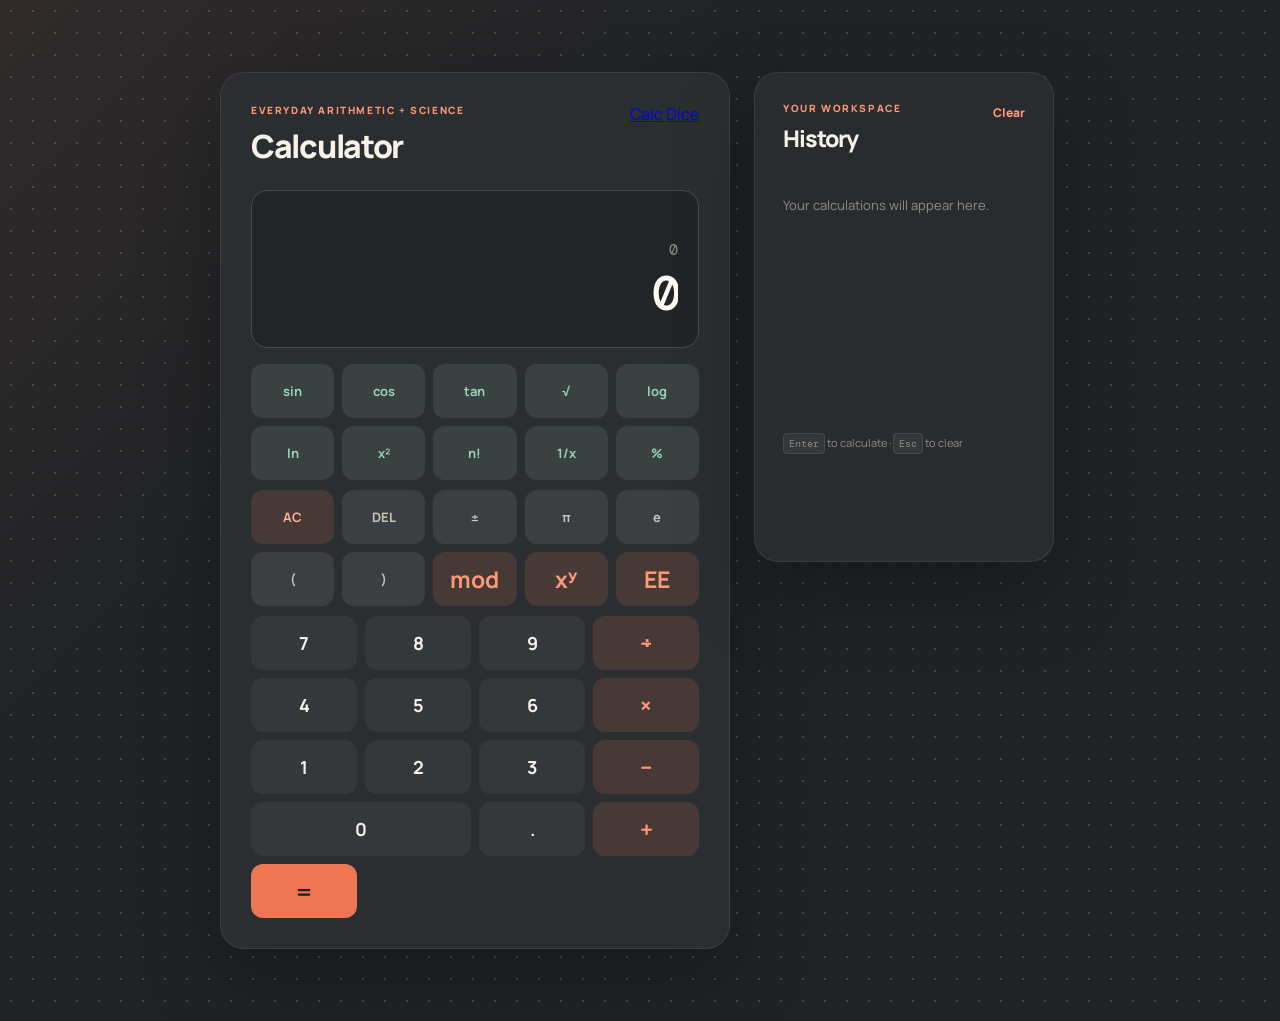
<file: wwwroot/index.html>
<!doctype html>
<html lang="en">
<head>
  <meta charset="utf-8">
  <meta name="viewport" content="width=device-width, initial-scale=1">
  <meta name="theme-color" content="#f4efe6">
  <title>Calculator</title>
  <link rel="stylesheet" href="styles.css">
</head>
<body>
  <main class="app-shell">
    <section class="calculator" aria-label="Calculator">
      <header class="calculator-header">
        <div>
          <p class="eyebrow">Everyday arithmetic + science</p>
          <h1>Calculator</h1>
        </div>
        <nav class="site-nav" aria-label="Tools">
          <a class="nav-link active" href="index.html">Calc</a>
          <a class="nav-link" href="dice.html">Dice</a>
        </nav>
      </header>

      <div class="display" aria-live="polite">
        <div class="expression" id="expression">0</div>
        <div class="result" id="result">0</div>
      </div>

      <div class="keypad" id="keypad">
        <div class="scientific-keys" aria-label="Scientific operations">
          <button class="key key-science" data-function="sin">sin</button>
          <button class="key key-science" data-function="cos">cos</button>
          <button class="key key-science" data-function="tan">tan</button>
          <button class="key key-science" data-function="sqrt">√</button>
          <button class="key key-science" data-function="log">log</button>
          <button class="key key-science" data-function="ln">ln</button>
          <button class="key key-science" data-function="square">x²</button>
          <button class="key key-science" data-function="factorial">n!</button>
          <button class="key key-science" data-function="reciprocal">1/x</button>
          <button class="key key-science" data-function="percent">%</button>
        </div>

        <div class="utility-keys" aria-label="Calculator controls">
          <button class="key key-clear" data-action="clear">AC</button>
          <button class="key key-muted" data-action="delete" aria-label="Delete last character">DEL</button>
          <button class="key key-muted" data-function="sign">±</button>
          <button class="key key-muted" data-function="constant-pi">π</button>
          <button class="key key-muted" data-function="constant-e">e</button>
          <button class="key key-muted" data-value="(">(</button>
          <button class="key key-muted" data-value=")">)</button>
          <button class="key key-operator" data-value="%">mod</button>
          <button class="key key-operator" data-value="^">xʸ</button>
          <button class="key key-operator" data-value="e">EE</button>
        </div>

        <div class="number-keys" aria-label="Number pad">
          <button class="key" data-value="7">7</button>
          <button class="key" data-value="8">8</button>
          <button class="key" data-value="9">9</button>
          <button class="key key-operator" data-value="/">÷</button>
          <button class="key" data-value="4">4</button>
          <button class="key" data-value="5">5</button>
          <button class="key" data-value="6">6</button>
          <button class="key key-operator" data-value="*">×</button>
          <button class="key" data-value="1">1</button>
          <button class="key" data-value="2">2</button>
          <button class="key" data-value="3">3</button>
          <button class="key key-operator" data-value="-">−</button>
          <button class="key key-wide" data-value="0">0</button>
          <button class="key" data-value=".">.</button>
          <button class="key key-operator" data-value="+">+</button>
          <button class="key key-equals" data-action="equals">=</button>
        </div>
      </div>
    </section>

    <aside class="history-panel">
      <div class="history-heading">
        <div>
          <p class="eyebrow">Your workspace</p>
          <h2>History</h2>
        </div>
        <button class="clear-history" id="clear-history" type="button">Clear</button>
      </div>
      <div class="history-list" id="history-list">
        <p class="empty-history">Your calculations will appear here.</p>
      </div>
      <p class="keyboard-hint"><kbd>Enter</kbd> to calculate <span>·</span> <kbd>Esc</kbd> to clear</p>
    </aside>
  </main>
  <script src="app.js"></script>
</body>
</html>
</file>
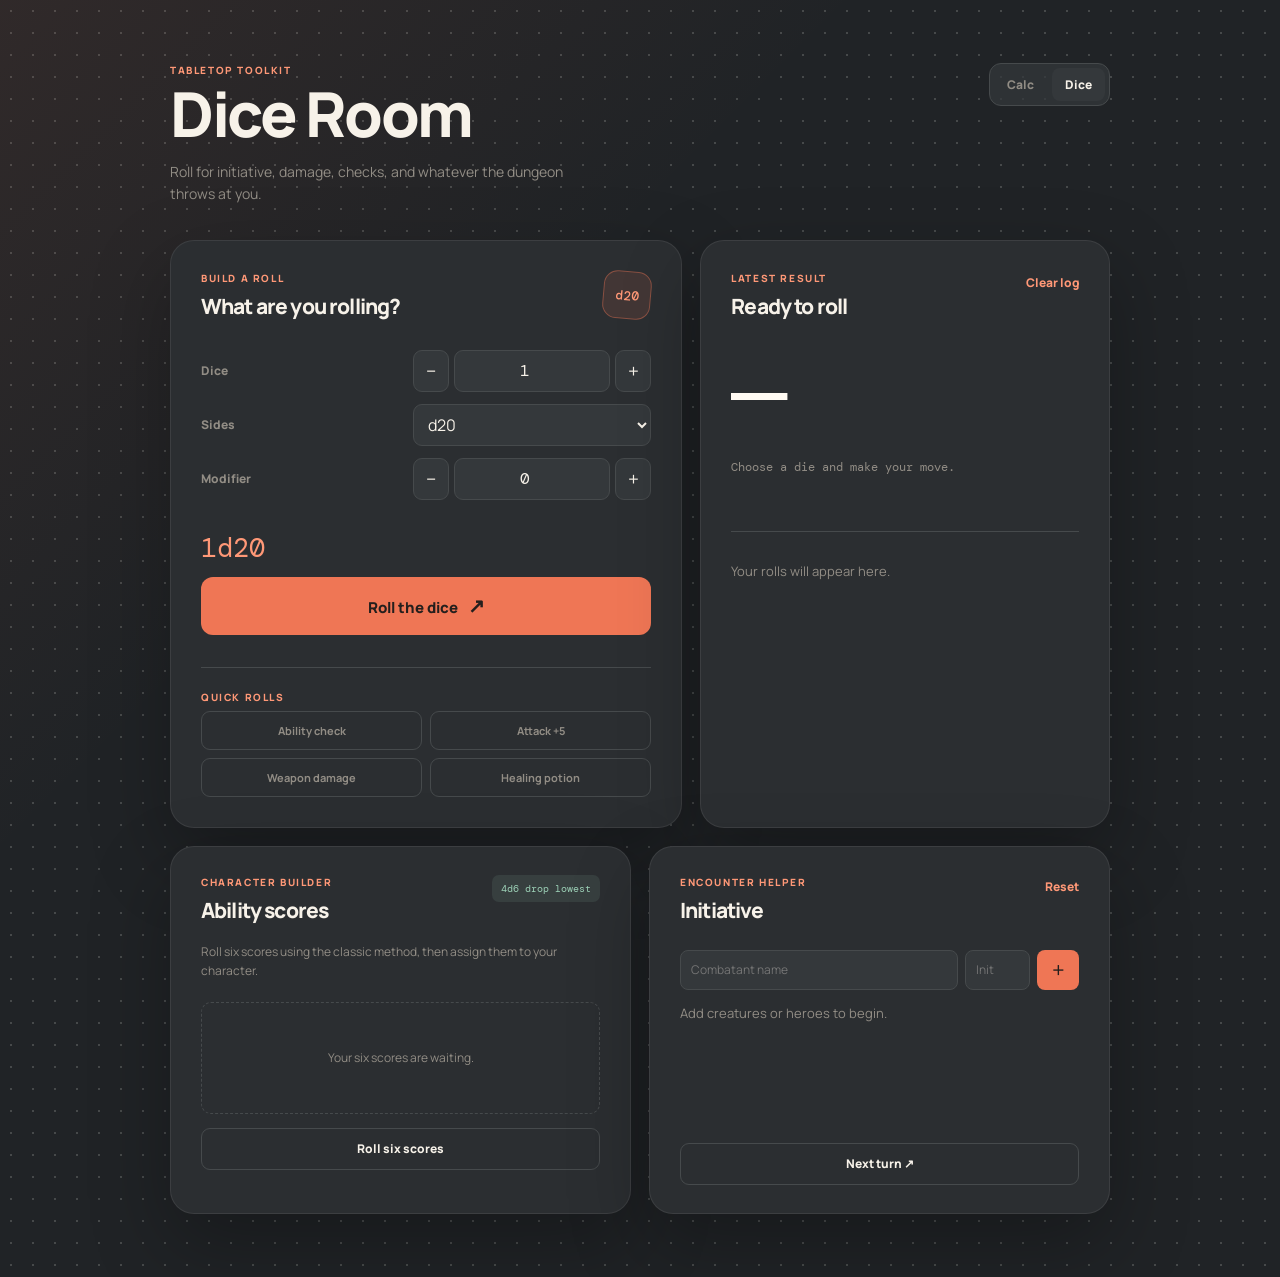
<file: wwwroot/dice.html>
<!doctype html>
<html lang="en">
<head>
  <meta charset="utf-8">
  <meta name="viewport" content="width=device-width, initial-scale=1">
  <meta name="theme-color" content="#202326">
  <title>Dice Room | Calculator</title>
  <link rel="stylesheet" href="styles.css">
  <link rel="stylesheet" href="dice.css">
</head>
<body>
  <main class="dice-shell">
    <header class="dice-header">
      <div>
        <p class="eyebrow">Tabletop toolkit</p>
        <h1>Dice Room</h1>
        <p class="lead">Roll for initiative, damage, checks, and whatever the dungeon throws at you.</p>
      </div>
      <nav class="site-nav" aria-label="Tools">
        <a class="nav-link" href="index.html">Calc</a>
        <a class="nav-link active" href="dice.html">Dice</a>
      </nav>
    </header>

    <section class="dice-layout">
      <section class="roller-panel" aria-label="Dice roller">
        <div class="panel-heading">
          <div>
            <p class="eyebrow">Build a roll</p>
            <h2>What are you rolling?</h2>
          </div>
          <span class="dice-mark">d20</span>
        </div>

        <div class="roll-builder">
          <label class="field-label" for="dice-count">Dice</label>
          <div class="stepper">
            <button class="step-button" type="button" data-step="count" data-change="-1" aria-label="Decrease dice count">−</button>
            <input id="dice-count" type="number" min="1" max="99" value="1">
            <button class="step-button" type="button" data-step="count" data-change="1" aria-label="Increase dice count">+</button>
          </div>

          <label class="field-label" for="dice-sides">Sides</label>
          <select id="dice-sides">
            <option value="4">d4</option>
            <option value="6">d6</option>
            <option value="8">d8</option>
            <option value="10">d10</option>
            <option value="12">d12</option>
            <option value="20" selected>d20</option>
            <option value="100">d100</option>
          </select>

          <label class="field-label" for="roll-modifier">Modifier</label>
          <div class="stepper">
            <button class="step-button" type="button" data-step="modifier" data-change="-1" aria-label="Decrease modifier">−</button>
            <input id="roll-modifier" type="number" min="-99" max="99" value="0">
            <button class="step-button" type="button" data-step="modifier" data-change="1" aria-label="Increase modifier">+</button>
          </div>
        </div>

        <div class="formula" id="formula">1d20</div>
        <button class="roll-button" id="roll-button" type="button">Roll the dice <span>↗</span></button>

        <div class="quick-rolls">
          <p class="eyebrow">Quick rolls</p>
          <div class="quick-grid">
            <button type="button" data-quick="1d20">Ability check</button>
            <button type="button" data-quick="1d20+5">Attack +5</button>
            <button type="button" data-quick="2d6+3">Weapon damage</button>
            <button type="button" data-quick="1d4+2">Healing potion</button>
          </div>
        </div>
      </section>

      <section class="result-panel" aria-live="polite">
        <div class="panel-heading">
          <div>
            <p class="eyebrow">Latest result</p>
            <h2 id="result-label">Ready to roll</h2>
          </div>
          <button class="clear-history" id="clear-rolls" type="button">Clear log</button>
        </div>
        <div class="total-result" id="total-result">—</div>
        <div class="roll-breakdown" id="roll-breakdown">Choose a die and make your move.</div>
        <div class="roll-history" id="roll-history">
          <p class="empty-history">Your rolls will appear here.</p>
        </div>
      </section>
    </section>

    <section class="tool-grid">
      <section class="tool-panel" aria-label="Ability score generator">
        <div class="panel-heading">
          <div>
            <p class="eyebrow">Character builder</p>
            <h2>Ability scores</h2>
          </div>
          <span class="tool-tag">4d6 drop lowest</span>
        </div>
        <p class="tool-copy">Roll six scores using the classic method, then assign them to your character.</p>
        <div class="ability-grid" id="ability-grid">
          <div class="ability-empty">Your six scores are waiting.</div>
        </div>
        <button class="secondary-button" id="roll-abilities" type="button">Roll six scores</button>
      </section>

      <section class="tool-panel" aria-label="Initiative tracker">
        <div class="panel-heading">
          <div>
            <p class="eyebrow">Encounter helper</p>
            <h2>Initiative</h2>
          </div>
          <button class="clear-history" id="clear-initiative" type="button">Reset</button>
        </div>
        <form class="initiative-form" id="initiative-form">
          <input id="combatant-name" type="text" maxlength="24" placeholder="Combatant name" required>
          <input id="initiative-score" type="number" min="-20" max="99" placeholder="Init" required>
          <button class="add-button" type="submit" aria-label="Add combatant">+</button>
        </form>
        <div class="initiative-list" id="initiative-list">
          <p class="empty-history">Add creatures or heroes to begin.</p>
        </div>
        <button class="secondary-button" id="next-turn" type="button">Next turn <span>↗</span></button>
      </section>
    </section>
  </main>
  <script src="dice.js"></script>
</body>
</html>
</file>
<file: wwwroot/styles.css>
@import url('https://fonts.googleapis.com/css2?family=DM+Mono:wght@400;500&family=Manrope:wght@500;600;700;800&display=swap');

:root {
  --ink: #f7f2e9;
  --muted: #928d85;
  --paper: #202326;
  --panel: #2b2e31;
  --surface: #34383b;
  --line: #464a4c;
  --accent: #ef7655;
  --accent-dark: #ff9877;
  --mint: #9dd1b7;
  --shadow: 0 30px 80px rgba(0, 0, 0, 0.28);
}

* { box-sizing: border-box; }

body {
  min-height: 100vh;
  margin: 0;
  color: var(--ink);
  background-color: var(--paper);
  background-image: linear-gradient(135deg, rgba(239, 118, 85, 0.08), transparent 34%), radial-gradient(#46494a 0.8px, transparent 0.8px);
  background-size: auto, 22px 22px;
  font-family: 'Manrope', sans-serif;
}

button { font: inherit; }

.app-shell {
  display: grid;
  grid-template-columns: minmax(360px, 510px) minmax(260px, 300px);
  gap: 24px;
  width: min(100% - 40px, 840px);
  margin: 0 auto;
  padding: 8vh 0;
}

.calculator, .history-panel {
  background: var(--panel);
  border: 1px solid rgba(255, 255, 255, 0.08);
  box-shadow: var(--shadow);
}

.calculator { padding: 30px; border-radius: 24px; }
.calculator-header, .history-heading { display: flex; align-items: flex-start; justify-content: space-between; }
.eyebrow { margin: 0 0 7px; color: var(--accent-dark); font-size: 10px; font-weight: 800; letter-spacing: 0.16em; text-transform: uppercase; }
h1, h2 { margin: 0; font-weight: 800; letter-spacing: -0.04em; }
h1 { font-size: 32px; }
h2 { font-size: 23px; }
.status-dot { width: 11px; height: 11px; margin-top: 7px; border-radius: 50%; background: var(--mint); box-shadow: 0 0 0 5px rgba(157, 209, 183, 0.12); }

.display { min-height: 158px; display: flex; flex-direction: column; justify-content: end; align-items: flex-end; margin: 22px 0 16px; padding: 22px 20px; border: 1px solid var(--line); border-radius: 16px; background: #222527; overflow: hidden; }
.expression { width: 100%; min-height: 22px; color: var(--muted); font-family: 'DM Mono', monospace; font-size: 15px; text-align: right; white-space: nowrap; overflow: hidden; text-overflow: ellipsis; }
.result { max-width: 100%; overflow: hidden; color: #fffaf2; font-family: 'DM Mono', monospace; font-size: clamp(34px, 8vw, 48px); font-weight: 500; letter-spacing: -0.07em; white-space: nowrap; text-overflow: ellipsis; }

.keypad { display: grid; gap: 10px; }
.scientific-keys, .utility-keys { display: grid; grid-template-columns: repeat(5, 1fr); gap: 8px; }
.number-keys { display: grid; grid-template-columns: repeat(4, 1fr); gap: 8px; }
.key { min-height: 54px; border: 1px solid transparent; border-radius: 12px; color: var(--ink); background: var(--surface); cursor: pointer; font-size: 18px; font-weight: 700; transition: transform 120ms ease, background 120ms ease, border-color 120ms ease; }
.key:hover { border-color: rgba(255, 255, 255, 0.13); background: #3d4245; }
.key:active { transform: scale(0.95); }
.key:focus-visible, .clear-history:focus-visible { outline: 3px solid rgba(218, 104, 75, 0.35); outline-offset: 2px; }
.key-muted { color: #cbc5ba; background: #3b3f42; font-size: 13px; }
.key-clear { color: #ffb19b; background: rgba(239, 118, 85, 0.14); font-size: 13px; }
.key-science { color: var(--mint); background: rgba(157, 209, 183, 0.12); font-size: 13px; }
.key-science:hover { background: rgba(157, 209, 183, 0.2); }
.key-operator { color: var(--accent-dark); background: rgba(239, 118, 85, 0.14); font-size: 23px; }
.key-operator:hover { background: rgba(239, 118, 85, 0.24); }
.key-equals { color: #241f1d; background: var(--accent); font-size: 24px; }
.key-equals:hover { background: var(--accent-dark); }
.key-wide { grid-column: span 2; }

.history-panel { align-self: start; min-height: 490px; padding: 28px; border-radius: 24px; background: rgba(43, 46, 49, 0.88); }
.clear-history { padding: 3px 0; border: 0; color: var(--accent-dark); background: none; cursor: pointer; font-size: 12px; font-weight: 800; }
.history-list { min-height: 280px; padding-top: 28px; }
.empty-history { color: var(--muted); font-size: 13px; line-height: 1.6; }
.history-item { width: 100%; padding: 13px 0; border: 0; border-bottom: 1px solid var(--line); color: var(--ink); background: transparent; cursor: pointer; text-align: left; }
.history-item:first-child { padding-top: 0; }
.history-expression { display: block; color: var(--muted); font-family: 'DM Mono', monospace; font-size: 12px; }
.history-result { display: block; margin-top: 5px; font-family: 'DM Mono', monospace; font-size: 17px; }
.keyboard-hint { margin: 0; color: var(--muted); font-size: 11px; line-height: 1.7; }
kbd { padding: 3px 5px; border: 1px solid var(--line); border-radius: 4px; background: var(--surface); font-family: 'DM Mono', monospace; font-size: 10px; }

@media (max-width: 720px) {
  .app-shell { grid-template-columns: 1fr; width: min(100% - 24px, 510px); padding: 24px 0 40px; }
  .calculator { padding: 20px; }
  .history-panel { min-height: auto; }
  .history-list { min-height: 0; }
}
</file>
<file: wwwroot/dice.css>
.dice-shell {
  width: min(100% - 40px, 940px);
  margin: 0 auto;
  padding: 7vh 0;
}

.dice-header { display: flex; align-items: flex-start; justify-content: space-between; margin-bottom: 34px; }
.dice-header h1 { font-size: clamp(38px, 7vw, 62px); line-height: 0.98; }
.lead { max-width: 430px; margin: 16px 0 0; color: var(--muted); font-size: 14px; line-height: 1.6; }
.site-nav { display: flex; gap: 5px; padding: 4px; border: 1px solid var(--line); border-radius: 12px; background: rgba(52, 56, 59, 0.72); }
.nav-link { padding: 8px 13px; border-radius: 8px; color: var(--muted); font-size: 12px; font-weight: 800; text-decoration: none; }
.nav-link:hover, .nav-link.active { color: var(--ink); background: var(--surface); }

.dice-layout { display: grid; grid-template-columns: minmax(340px, 1fr) minmax(300px, 0.8fr); gap: 18px; }
.roller-panel, .result-panel { padding: 30px; border: 1px solid rgba(255, 255, 255, 0.08); border-radius: 24px; background: var(--panel); box-shadow: var(--shadow); }
.panel-heading { display: flex; align-items: flex-start; justify-content: space-between; gap: 18px; }
.panel-heading h2 { font-size: 21px; }
.dice-mark { display: grid; width: 48px; height: 48px; place-items: center; border: 1px solid rgba(239, 118, 85, 0.4); border-radius: 14px; color: var(--accent-dark); background: rgba(239, 118, 85, 0.12); font-family: 'DM Mono', monospace; font-size: 13px; font-weight: 500; transform: rotate(5deg); }
.roll-builder { display: grid; grid-template-columns: 1fr 1.2fr; align-items: center; gap: 12px 14px; margin-top: 30px; }
.field-label { color: var(--muted); font-size: 12px; font-weight: 800; }
.stepper { display: grid; grid-template-columns: 36px 1fr 36px; gap: 5px; }
.step-button, .stepper input, select { min-height: 42px; border: 1px solid var(--line); border-radius: 9px; color: var(--ink); background: var(--surface); text-align: center; font: inherit; }
.step-button { cursor: pointer; font-size: 19px; }
.step-button:hover { background: #414649; }
.stepper input { width: 100%; font-family: 'DM Mono', monospace; }
select { width: 100%; padding: 0 10px; text-align: left; cursor: pointer; }
.formula { margin: 30px 0 12px; color: var(--accent-dark); font-family: 'DM Mono', monospace; font-size: 27px; }
.roll-button { width: 100%; min-height: 58px; border: 0; border-radius: 12px; color: #241f1d; background: var(--accent); cursor: pointer; font-size: 15px; font-weight: 800; }
.roll-button:hover { background: var(--accent-dark); }
.roll-button span { margin-left: 7px; font-size: 20px; }
.quick-rolls { margin-top: 32px; padding-top: 22px; border-top: 1px solid var(--line); }
.quick-grid { display: grid; grid-template-columns: 1fr 1fr; gap: 8px; }
.quick-grid button { min-height: 39px; border: 1px solid var(--line); border-radius: 9px; color: var(--muted); background: transparent; cursor: pointer; font-size: 11px; font-weight: 700; }
.quick-grid button:hover { color: var(--ink); background: var(--surface); }
.total-result { margin-top: 34px; color: #fffaf2; font-family: 'DM Mono', monospace; font-size: clamp(64px, 10vw, 94px); line-height: 0.95; letter-spacing: -0.09em; }
.roll-breakdown { min-height: 45px; margin-top: 15px; color: var(--muted); font-family: 'DM Mono', monospace; font-size: 12px; line-height: 1.6; }
.roll-history { margin-top: 28px; padding-top: 16px; border-top: 1px solid var(--line); }
.roll-entry { display: flex; align-items: baseline; justify-content: space-between; padding: 12px 0; border-bottom: 1px solid var(--line); }
.roll-entry-formula { color: var(--muted); font-family: 'DM Mono', monospace; font-size: 12px; }
.roll-entry-total { font-family: 'DM Mono', monospace; font-size: 17px; }
.critical { color: var(--mint); }
.fumble { color: var(--accent-dark); }
.tool-grid { display: grid; grid-template-columns: 1fr 1fr; gap: 18px; margin-top: 18px; }
.tool-panel { padding: 28px 30px; border: 1px solid rgba(255, 255, 255, 0.08); border-radius: 24px; background: var(--panel); box-shadow: var(--shadow); }
.tool-tag { padding: 7px 9px; border-radius: 7px; color: var(--mint); background: rgba(157, 209, 183, 0.1); font-family: 'DM Mono', monospace; font-size: 10px; white-space: nowrap; }
.tool-copy { min-height: 42px; margin: 18px 0; color: var(--muted); font-size: 12px; line-height: 1.6; }
.ability-grid { display: grid; grid-template-columns: repeat(3, 1fr); gap: 8px; min-height: 112px; }
.ability-card { position: relative; display: flex; min-height: 104px; flex-direction: column; justify-content: center; align-items: center; border: 1px solid var(--line); border-radius: 10px; background: var(--surface); }
.ability-card strong { font-family: 'DM Mono', monospace; font-size: 25px; }
.ability-index { position: absolute; top: 7px; left: 9px; color: var(--muted); font-size: 9px; }
.ability-mod { color: var(--accent-dark); font-family: 'DM Mono', monospace; font-size: 12px; }
.ability-card small { margin-top: 7px; color: var(--muted); font-family: 'DM Mono', monospace; font-size: 8px; }
.ability-empty { grid-column: 1 / -1; display: grid; min-height: 104px; place-items: center; border: 1px dashed var(--line); border-radius: 10px; color: var(--muted); font-size: 12px; }
.secondary-button { width: 100%; min-height: 42px; margin-top: 14px; border: 1px solid var(--line); border-radius: 9px; color: var(--ink); background: transparent; cursor: pointer; font-size: 12px; font-weight: 800; }
.secondary-button:hover { background: var(--surface); }
.initiative-form { display: grid; grid-template-columns: 1fr 65px 42px; gap: 7px; margin: 26px 0 10px; }
.initiative-form input { min-width: 0; min-height: 40px; padding: 0 10px; border: 1px solid var(--line); border-radius: 8px; color: var(--ink); background: var(--surface); font: inherit; font-size: 12px; }
.add-button { border: 0; border-radius: 8px; color: #241f1d; background: var(--accent); cursor: pointer; font-size: 22px; }
.initiative-list { min-height: 126px; }
.initiative-row { display: grid; grid-template-columns: 24px 1fr 28px 22px; gap: 8px; align-items: center; padding: 9px 0; border-bottom: 1px solid var(--line); font-size: 12px; }
.initiative-row.current-turn { color: var(--mint); }
.turn-number { color: var(--muted); font-family: 'DM Mono', monospace; font-size: 10px; }
.combatant-name { overflow: hidden; text-overflow: ellipsis; white-space: nowrap; }
.initiative-row strong { font-family: 'DM Mono', monospace; text-align: right; }
.initiative-row button { border: 0; color: var(--muted); background: transparent; cursor: pointer; font-size: 17px; }

@media (max-width: 720px) {
  .dice-shell { width: min(100% - 24px, 510px); padding: 24px 0 40px; }
  .dice-header { gap: 22px; flex-direction: column; }
  .dice-layout { grid-template-columns: 1fr; }
  .tool-grid { grid-template-columns: 1fr; }
  .roller-panel, .result-panel { padding: 22px; }
}
</file>
